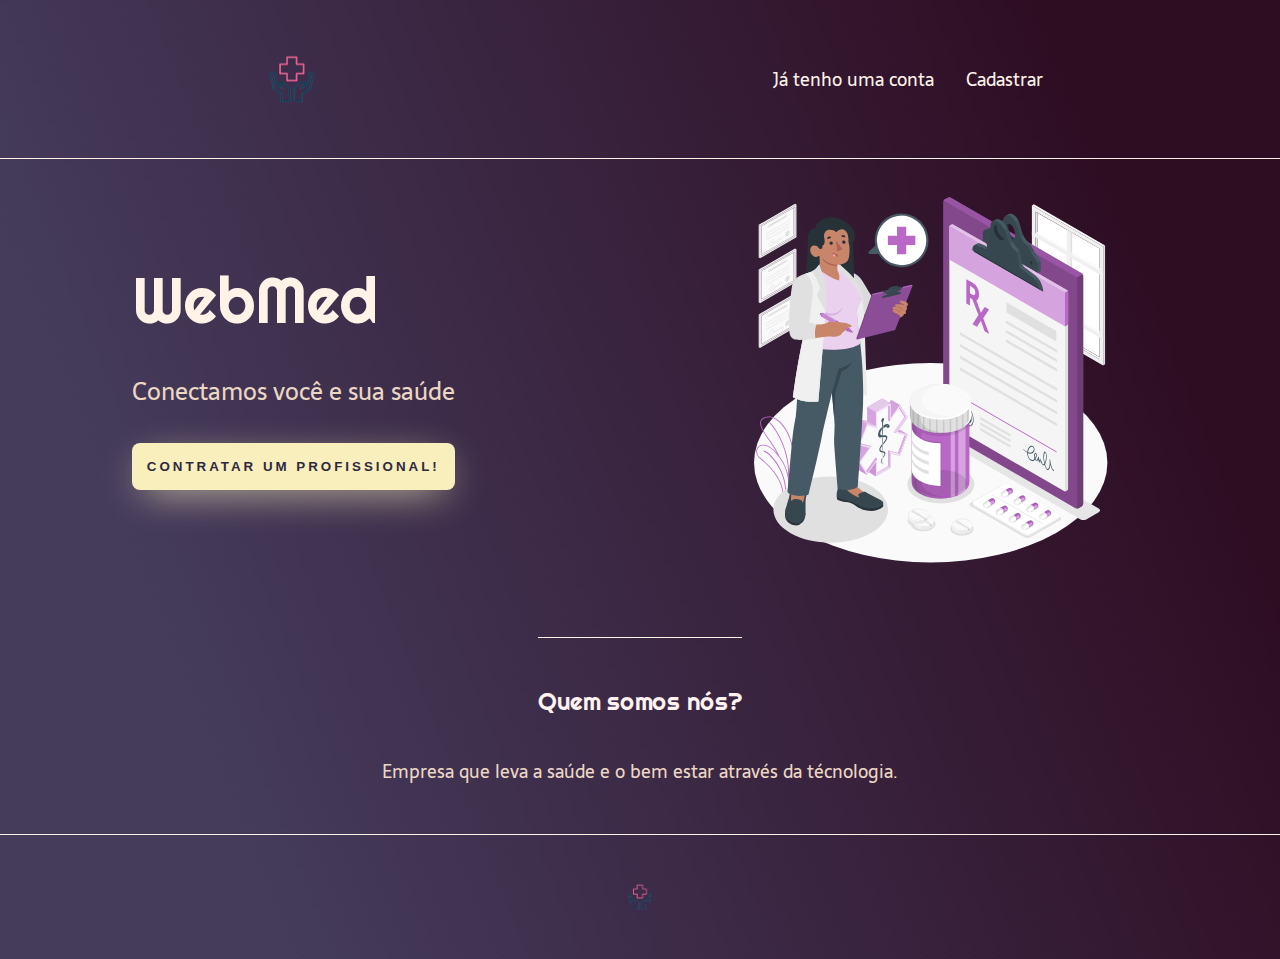
<file: index.html>
<!DOCTYPE html>
<html lang="pt-BR">

<head>
  <meta charset="UTF-8">
  <meta name="viewport" content="width=device-width, initial-scale=1.0">
  <meta name="description" content="Um bot que irá moderar e deixar a sua comunidade segura de um jeito fácil!">
  <title>WebMed | Especializados em cuidar de você</title>
  <link rel="shortcut icon" href="img/favicon.ico">
  <link rel="stylesheet" type="text/css" href="style/home.css">
</head>
<!--  recolocando -->
<body>
  <header class="cabecalho">
    <img class="cabecalho-imagem" src="img/Logo sem nome.png" alt="Logo da comunidade Ballerini">
    <nav class="cabecalho-menu">
      <a class="cabecalho-menu-item" href="login.html">Já tenho uma conta</a>
      <a class="cabecalho-menu-item" href="cadastro.html">Cadastrar</a>
    </nav>
  </header>

  <main class="conteudo">
    <section class="conteudo-principal">
      <div class="conteudo-principal-escrito">
        <h1 class="conteudo-principal-escrito-titulo">WebMed</h1>
        <h2 class="conteudo-principal-escrito-subtitulo">Conectamos você e sua saúde</h2>
       <a href="cadastro.html"> <button class="conteudo-principal-escrito-botao">Contratar um profissional!</button></a>
      </div>
      <img class="conteudo-principal-imagem" src="img/medical-prescription-animate.svg" alt="" srcset="">
    </section>

    <section class="conteudo-secundario">
      <h3 class="conteudo-secundario-titulo">Quem somos nós?</h3>
      <p class="conteudo-secundario-paragrafo">Empresa que leva a <strong>saúde</strong> e o <strong>bem estar</strong> através da técnologia.
    </section>
  </main>
  <footer class="rodape">
    <img class="rodape-imagem" src="img/Logo sem nome.png ">
  </footer>
</body>
</html>
</file>
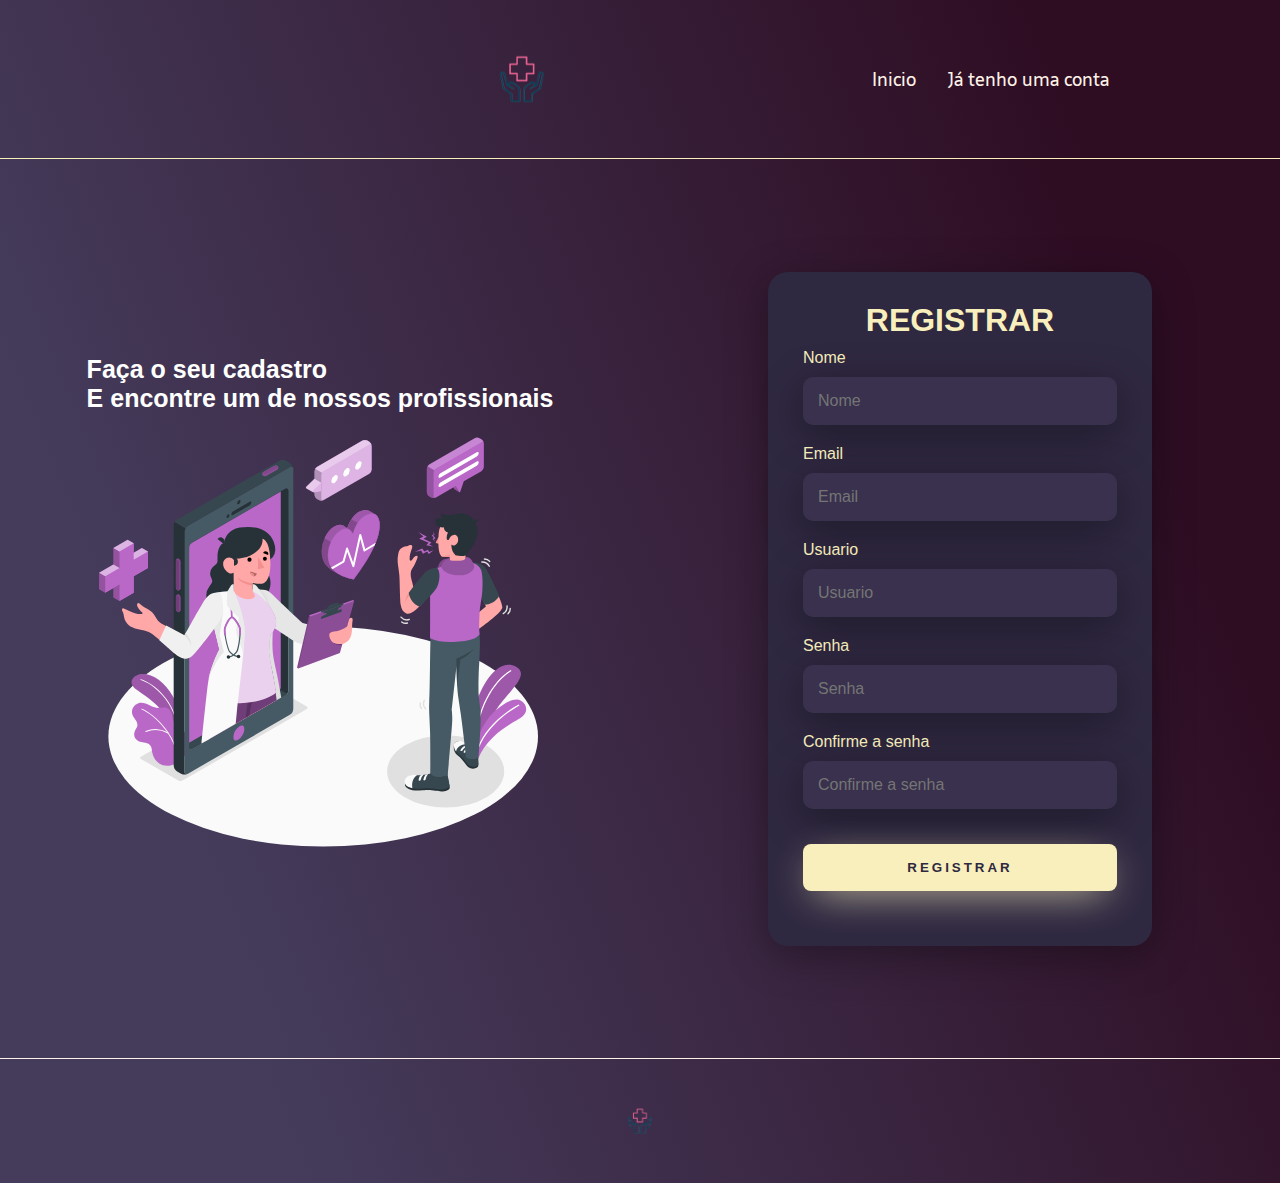
<file: cadastro.html>
<!DOCTYPE html>
<html lang="pt-br">
<head>
    <meta charset="UTF-8">
    <meta http-equiv="X-UA-Compatible" content="IE=edge">
    <meta name="viewport" content="width=device-width, initial-scale=1.0">
    <link rel="stylesheet" href="style/cadastro.css">
    <link rel="shortcut icon" href="img/favicon.ico">
    <link rel="stylesheet" href="https://stackpath.bootstrapcdn.com/font-awesome/4.7.0/css/font-awesome.min.css">
    <title>WebMed | Cadastro</title>
</head>
<body>
    
    <header class="cabecalho">
        <a href=""></a>
        <img class="cabecalho-imagem" src="img/Logo sem nome.png" alt="Logo WebMed" href="/home.html">
        <nav class="cabecalho-menu">
          <a class="cabecalho-menu-item" href="home.html">Inicio</a>
          <a class="cabecalho-menu-item" href="login.html">Já tenho uma conta</a>
        </nav>
      </header>

      <div class="linha-cima"></div>
            <div class="main-register">
                <div class="left-register">
                    <h1>Faça o seu cadastro<br>E encontre um de nossos profissionais</h1>
                    <img class="imagem" src="img/online-doctor-animate.svg" alt="">
                </div>

                <div class="right-register">
                    <div class="card-register">
                        <h1>REGISTRAR</h1>

                        <div class="textfield">
                            <label id="labelNome" for="nome">Nome</label>
                            <input type="text" id="nome" name="nome" placeholder="Nome" required>
                        </div>

                        <div class="textfield">
                            <label id="labelEmail" for="email">Email</label>
                            <input type="email" id="email" name="email" placeholder="Email" required>
                        </div>

                        <div class="textfield">
                            <label id="labelUsuario" for="usuario">Usuario</label>
                            <input type="text" id="usuario" name="usuario" placeholder="Usuario" required>
                        </div>
                        
                        <div class="textfield">
                            <label id="labelSenha" for="senha">Senha</label>
                            <input type="password" id="senha" name="senha" placeholder="Senha" required>
                        </div>

                        <div class="textfield">
                            <label id="labelConfirmSenha" for="confirmSenha">Confirme a senha</label>
                            <input type="password" id="confirmSenha" name="confirmSenha" placeholder="Confirme a senha" required>
                        </div>
                        <button onclick="cadastrar()" class="btn-register">Registrar</button>
                    </div>
                </div>
            </div>
      </div>

    </div>

    <footer class="rodape">
        <img class="rodape-imagem" src="img/Logo sem nome.png ">
      </footer>
       
    <script src="js/cadastro.js" defer></script>
      
</body>
</html>
</file>
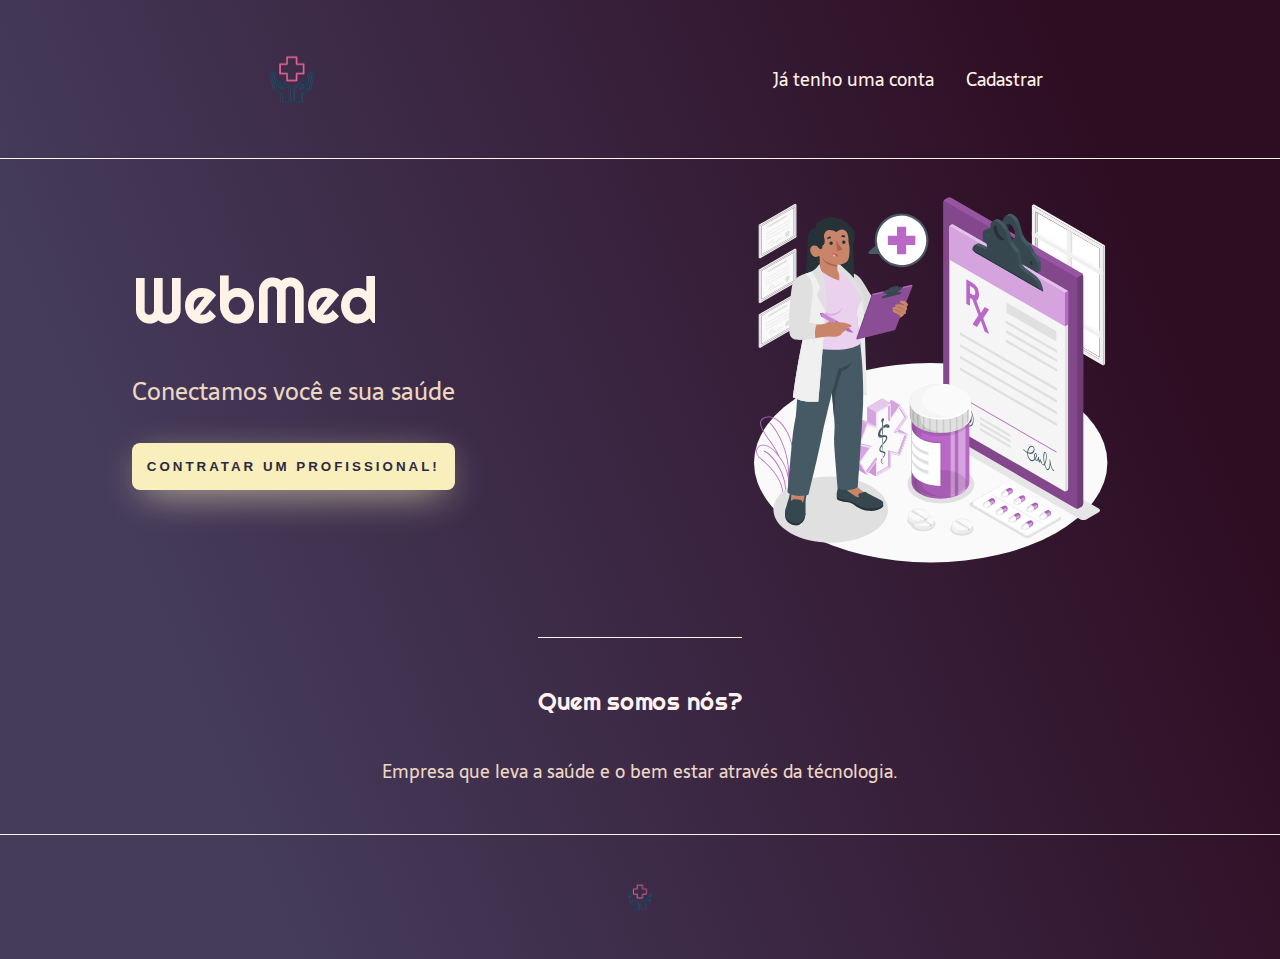
<file: home.html>
<!DOCTYPE html>
<html lang="pt-BR">

<head>
  <meta charset="UTF-8">
  <meta name="viewport" content="width=device-width, initial-scale=1.0">
  <meta name="description" content="Um bot que irá moderar e deixar a sua comunidade segura de um jeito fácil!">
  <title>WebMed | Especializados em cuidar de você</title>
  <link rel="shortcut icon" href="/img/favicon.ico">
  <link rel="stylesheet" type="text/css" href="./style/home.css">
</head>
<!-- socorro -->
<body>
  <header class="cabecalho">
    <img class="cabecalho-imagem" src="./img/Logo sem nome.png" alt="Logo da comunidade Ballerini">
    <nav class="cabecalho-menu">
      <a class="cabecalho-menu-item" href="/login.html">Já tenho uma conta</a>
      <a class="cabecalho-menu-item" href="/cadastro.html">Cadastrar</a>
    </nav>
  </header>

  <main class="conteudo">
    <section class="conteudo-principal">
      <div class="conteudo-principal-escrito">
        <h1 class="conteudo-principal-escrito-titulo">WebMed</h1>
        <h2 class="conteudo-principal-escrito-subtitulo">Conectamos você e sua saúde</h2>
       <a href="./cadastro.html"> <button class="conteudo-principal-escrito-botao">Contratar um profissional!</button></a>
      </div>
      <img class="conteudo-principal-imagem" src="/img/medical-prescription-animate.svg" alt="" srcset="">
    </section>

    <section class="conteudo-secundario">
      <h3 class="conteudo-secundario-titulo">Quem somos nós?</h3>
      <p class="conteudo-secundario-paragrafo">Empresa que leva a <strong>saúde</strong> e o <strong>bem estar</strong> através da técnologia.
    </section>
  </main>
  <footer class="rodape">
    <img class="rodape-imagem" src="./img/Logo sem nome.png ">
  </footer>
</body>
</html>
</file>
<file: style/home.css>
@import url('https://fonts.googleapis.com/css2?family=Righteous&family=Sarala:wght@400;700&display=swap');

* {
  margin: 0;
  padding: 0;
  box-sizing: border-box;
  text-decoration: none;
}

body {
    font-size: 100%;
    background: linear-gradient(68.15deg, #453c5c 16.62%, #2e0d23 85.61%);
}

.cabecalho {
  display: flex;
  flex-direction: row;
  align-items: center;
  justify-content: space-around;
  padding: 24px;
}

.cabecalho-imagem {
  height: 110px;
  cursor: pointer;
}

.cabecalho-menu {
  display: flex;
  gap: 32px;
}

.cabecalho-menu-item {
  font-family: 'Sarala', sans-serif;
  color: #FFF2E7;
  font-weight: 400;
  font-size: 18px;
  user-select: none;
  cursor: pointer;
}
a:hover{
  color: #522543;
  transition: 0.3s all;
}

.conteudo {
  margin-bottom: 48px;
  border-top: 0.4px solid #FFF2E7;
}

.conteudo-principal {
  display: flex;
  flex-direction: row;
  align-items: center;
  justify-content: space-around;
}

.conteudo-principal-escrito {
  display: flex;
  flex-direction: column;
  gap: 32px;
}


.conteudo-principal-escrito-titulo {
    font-family: 'Righteous', cursive;
    font-weight: 400;
    font-size: 64px;
    color: #FFF2E7;
}


.conteudo-principal-escrito-titulo {
  font-family: 'Righteous', cursive;
  font-weight: 400;
  font-size: 64px;
  color: #FFF2E7;
}

.conteudo-principal-escrito-subtitulo {
  font-family: 'Sarala', sans-serif;
  font-weight: 400;
  font-size: 24px;
  color: #ECD6C4;
}
.conteudo-principal-escrito-botao {
  width: 100%;
    padding: 16px 0px;
    border: none;
    border-radius: 8px;
    outline: none;
    text-transform: uppercase;
    font-weight: 800;
    letter-spacing: 3px;
    color: #2f2841;
    cursor: pointer;
    box-shadow: 0px 10px 40px -12px #f8efbd;
    background: #f8efbd;
}


.conteudo-principal-escrito-botao:hover {
  background-color: rgba(236, 214, 196, 0.53);
}

.conteudo-principal-imagem {
  height: 430px;
  padding: 24px;
}

.conteudo-secundario {
  display: flex;
  flex-direction: column;
  align-items: center;
  gap: 24px;
  margin-top: 48px;
}

.conteudo-secundario-titulo {
  border-top: 0.4px solid #FFF2E7;
  padding-top: 48px;
  font-family: 'Righteous', cursive;
  font-weight: 400;
  font-size: 24px;
  color: #FFF2EF;
  margin-bottom: 16px;
}

.conteudo-secundario-paragrafo {
  font-family: 'Sarala', sans-serif;
  font-weight: 300;
  font-size: 18px;
  color: #ECD6C4;
}

.rodape {
    padding: 32px;
    border-top: 0.4px solid #FFF2E7;
}

.rodape-imagem {
  height: 60px;
  display: block;
  margin: 0 auto;
}
</file>
<file: style/cadastro.css>
@import url('https://fonts.googleapis.com/css2?family=Righteous&family=Sarala:wght@400;700&display=swap');

* {
  margin: 0;
  padding: 0;
  box-sizing: border-box;
  text-decoration: none;
}

body {
    font-size: 100%;
    background: linear-gradient(68.15deg, #453c5c 16.62%, #2e0d23 85.61%);
}

.cabecalho {
    display: flex;
    flex-direction: row;
    align-items: center;
    justify-content: space-around;
    padding: 24px;
  }
  
  .cabecalho-imagem {
    height: 110px;
    cursor: pointer;
  }

.cabecalho-menu {
    display: flex;
    gap: 32px;
    
    
    
}
  
.cabecalho-menu-item {
    font-family: 'Sarala', sans-serif;
    color: #FFF2E7;
    font-weight: 400;
    font-size: 18px;
    user-select: none;
    cursor: pointer;
    
}
a:hover{
    color: #522543;
    transition: 0.3s all;
}
@import url('https://fonts.googleapis.com/css2?family=Noto+Sans:wght@400;700&display=swap');

body{
    margin: 0;
    font-family: 'Noto Sans', sans-serif;
}
.main-register{
    width: 100vw;
    height: 100vh;
    background: linear-gradient(68.15deg, #453c5c 16.62%, #2e0d23 85.61%);
    display: flex;
    justify-content: center;
    align-items: center;
    border-top: 0.4px solid #f8efbd;
}

.left-register{
    width: 50vw;
    height: 100vh;
    display: flex;
    justify-content: center;
    align-items: center;
    flex-direction: column;
}
.left-register > h1 {
    color: white;
    font-size: 25px;
}
.imagem{
    width: 50vh;
}

.right-register{
    width: 50vw;
    height: 100vh;
    display: flex;
    justify-content: center;
    align-items: center;
}

.card-register{
    width: 60%;
    display: flex;
    justify-content: center;
    align-items: center;
    flex-direction: column;
    padding: 30px 35px;
    background: #2f2841;
    border-radius: 20px;
    box-shadow: 0px 10px 40px #00000056;
}
.card-register > h1 {
    color: #f8efbd;
    font-weight: 800;
    margin: 0;
}
.gender-group{
    display: flex;
    margin-top: 0.62rem;
    padding: 0 0.5rem;
    font-family: 'Sarala', sans-serif;
    color: #FFF2E7;
}
.textfield{
    display: flex;
    flex-direction: column;
    align-items: flex-start;
    justify-content: center;
    margin: 10px 0px;
    width: 100%;
}

.textfield > input{
    width: 100%;
    border: none;
    border-radius: 10px;
    padding: 15px;
    background: #39314d;
    color: #f8efbd;
    font-size: 12pt;
    box-shadow: 0px 10px 40px #00000056;
    outline: none;
    box-sizing: border-box;
}


.textfield > label{
    color: #f8efbd;
    margin-bottom: 10px;
}

.genero > label{
    color: #f8efbd;
    margin-bottom: 10px;
}
.textfield > input ::placeholder{
    color: #2f2841;
}

.btn-register{
    width: 100%;
    padding: 16px 0px;
    margin: 25px;
    border: none;
    border-radius: 8px;
    outline: none;
    text-transform: uppercase;
    font-weight: 800;
    letter-spacing: 3px;
    color: #2f2841;
    cursor: pointer;
    box-shadow: 0px 10px 40px -12px #f8efbd;
    background: #f8efbd;
}

@media only screen and (max-width:  950px){
    .card-login{
        width: 85%;
    }
}
@media only screen and (max-width:  950px){
    .main-register{
        flex-direction: column;
    }
    .left-register > h1{
        display: none;
    }
    .left-register{
        width: 100%;
        height: auto;
    }
    .right-register{
        width: 100%;
        height: auto;
    }
    .card-register{
        width: 90%;
    }
}

.rodape {
    padding: 32px;
    border-top: 0.4px solid #FFF2E7;

}

.rodape-imagem {
  height: 60px;
  display: block;
  margin: 0 auto;
}

#msgError{
    text-align: center;
    color: #ff0000;
    background-color: #ffbbbb;
    padding: 10px;
    border-radius: 4px;
    display: none;
  }
  
  #msgSuccess{
    text-align: center;
    color: #00bb00;
    background-color: #bbffbe;
    padding: 10px;
    border-radius: 4px;
    display: none;
  }
</file>
